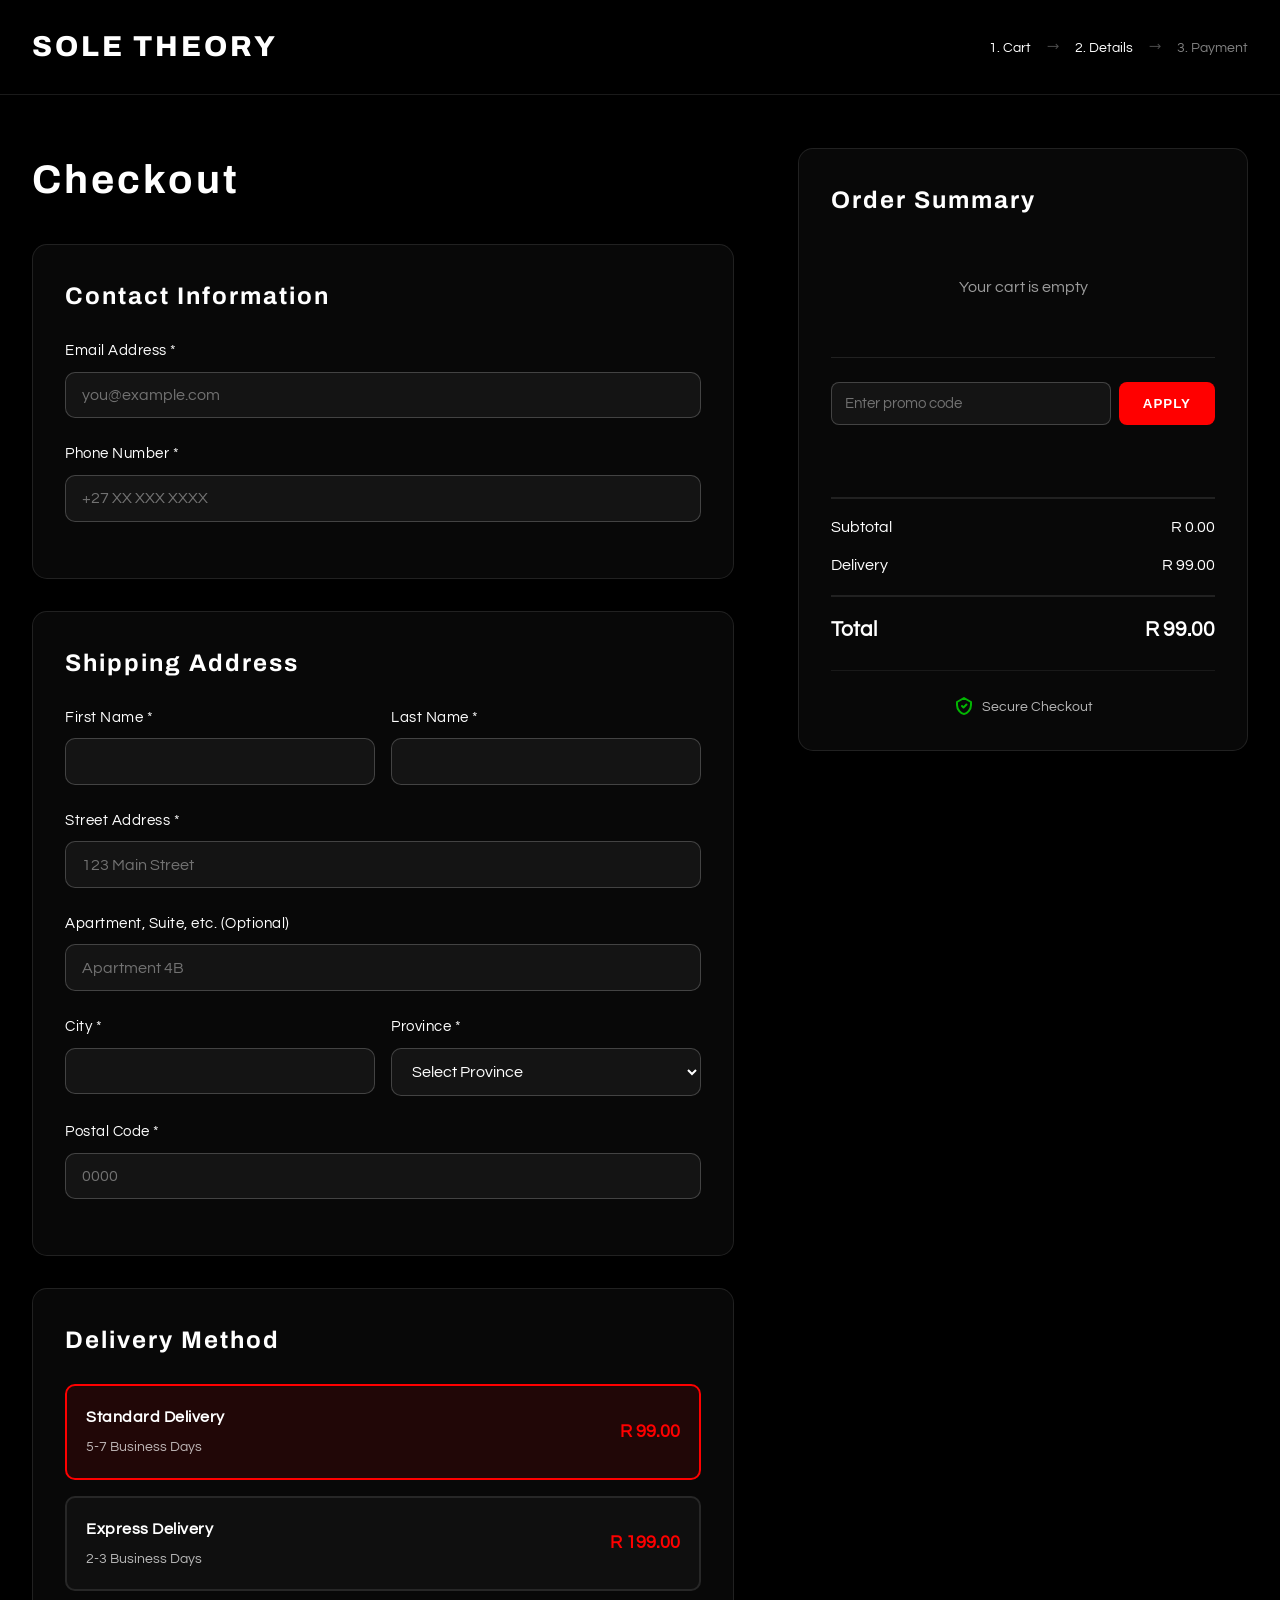
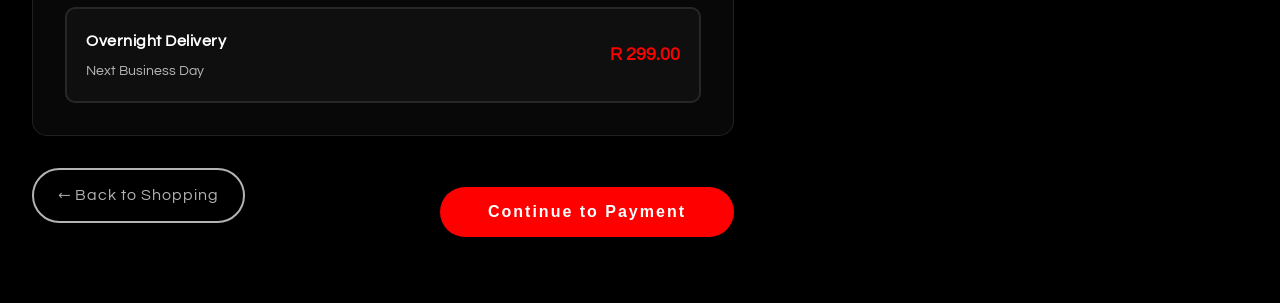
<file: checkout.html>
<!doctype html>
<html lang="en">
  <head>
    <meta charset="UTF-8" />
    <link rel="icon" type="image/svg+xml" href="/vite.svg" />
    <meta name="viewport" content="width=device-width, initial-scale=1.0" />
    <title>Checkout - Sole Theory</title>
    <link rel="preconnect" href="https://fonts.googleapis.com">
    <link rel="preconnect" href="https://fonts.gstatic.com" crossorigin>
    <link href="https://fonts.googleapis.com/css2?family=Archivo:wght@400;500;600;700;800&family=Questrial&display=swap" rel="stylesheet">
    <link rel="stylesheet" href="/style.css">
    <link rel="stylesheet" href="/checkout.css">
  </head>
  <body>
    <nav class="navbar">
      <div class="nav-container">
        <div class="nav-logo">
          <a href="/">SOLE THEORY</a>
        </div>
        <div class="checkout-steps">
          <span class="step active">1. Cart</span>
          <span class="step-arrow">→</span>
          <span class="step active">2. Details</span>
          <span class="step-arrow">→</span>
          <span class="step">3. Payment</span>
        </div>
      </div>
    </nav>

    <main class="checkout-main">
      <div class="checkout-container">
        <div class="checkout-left">
          <h1>Checkout</h1>
          
          <section class="checkout-section">
            <h2>Contact Information</h2>
            <form id="checkoutForm">
              <div class="form-group">
                <label for="email">Email Address *</label>
                <input type="email" id="email" name="email" required placeholder="you@example.com">
              </div>

              <div class="form-group">
                <label for="phone">Phone Number *</label>
                <input type="tel" id="phone" name="phone" required placeholder="+27 XX XXX XXXX">
              </div>
            </form>
          </section>

          <section class="checkout-section">
            <h2>Shipping Address</h2>
            <form>
              <div class="form-row">
                <div class="form-group">
                  <label for="firstName">First Name *</label>
                  <input type="text" id="firstName" name="firstName" required>
                </div>
                <div class="form-group">
                  <label for="lastName">Last Name *</label>
                  <input type="text" id="lastName" name="lastName" required>
                </div>
              </div>

              <div class="form-group">
                <label for="address">Street Address *</label>
                <input type="text" id="address" name="address" required placeholder="123 Main Street">
              </div>

              <div class="form-group">
                <label for="apartment">Apartment, Suite, etc. (Optional)</label>
                <input type="text" id="apartment" name="apartment" placeholder="Apartment 4B">
              </div>

              <div class="form-row">
                <div class="form-group">
                  <label for="city">City *</label>
                  <input type="text" id="city" name="city" required>
                </div>
                <div class="form-group">
                  <label for="province">Province *</label>
                  <select id="province" name="province" required>
                    <option value="">Select Province</option>
                    <option value="EC">Eastern Cape</option>
                    <option value="FS">Free State</option>
                    <option value="GP">Gauteng</option>
                    <option value="KZN">KwaZulu-Natal</option>
                    <option value="LP">Limpopo</option>
                    <option value="MP">Mpumalanga</option>
                    <option value="NC">Northern Cape</option>
                    <option value="NW">North West</option>
                    <option value="WC">Western Cape</option>
                  </select>
                </div>
              </div>

              <div class="form-group">
                <label for="postalCode">Postal Code *</label>
                <input type="text" id="postalCode" name="postalCode" required placeholder="0000">
              </div>
            </form>
          </section>

          <section class="checkout-section">
            <h2>Delivery Method</h2>
            <div class="delivery-options">
              <label class="delivery-option">
                <input type="radio" name="delivery" value="standard" checked>
                <div class="delivery-content">
                  <div class="delivery-info">
                    <strong>Standard Delivery</strong>
                    <span>5-7 Business Days</span>
                  </div>
                  <span class="delivery-price">R 99.00</span>
                </div>
              </label>
              
              <label class="delivery-option">
                <input type="radio" name="delivery" value="express">
                <div class="delivery-content">
                  <div class="delivery-info">
                    <strong>Express Delivery</strong>
                    <span>2-3 Business Days</span>
                  </div>
                  <span class="delivery-price">R 199.00</span>
                </div>
              </label>

              <label class="delivery-option">
                <input type="radio" name="delivery" value="overnight">
                <div class="delivery-content">
                  <div class="delivery-info">
                    <strong>Overnight Delivery</strong>
                    <span>Next Business Day</span>
                  </div>
                  <span class="delivery-price">R 299.00</span>
                </div>
              </label>
            </div>
          </section>

          <div class="checkout-actions">
            <a href="/" class="back-btn">← Back to Shopping</a>
            <button class="continue-btn" id="continueToPayment">Continue to Payment</button>
          </div>
        </div>

        <div class="checkout-right">
          <div class="order-summary">
            <h2>Order Summary</h2>
            <div class="summary-items" id="summaryItems">
              <p class="empty-summary">Your cart is empty</p>
            </div>
            
            <div class="promo-code-section">
              <div class="promo-input-group">
                <input type="text" id="promoCodeInput" placeholder="Enter promo code" class="promo-input">
                <button id="applyPromoBtn" class="apply-promo-btn">APPLY</button>
              </div>
              <div id="promoMessage" class="promo-message"></div>
            </div>

            <div class="summary-totals">
              <div class="summary-row">
                <span>Subtotal</span>
                <span id="summarySubtotal">R 0.00</span>
              </div>
              <div class="summary-row">
                <span>Delivery</span>
                <span id="summaryDelivery">R 99.00</span>
              </div>
              <div class="summary-row discount-row" id="discountRow" style="display: none;">
                <span>Discount <span id="discountLabel"></span></span>
                <span id="summaryDiscount" class="discount-amount">-R 0.00</span>
              </div>
              <div class="summary-row total">
                <strong>Total</strong>
                <strong id="summaryTotal">R 99.00</strong>
              </div>
            </div>

            <div class="secure-checkout">
              <svg width="20" height="20" viewBox="0 0 20 20" fill="none">
                <path d="M10 2L3 6V9C3 13.55 6.84 17.74 10 18C13.16 17.74 17 13.55 17 9V6L10 2Z" stroke="currentColor" stroke-width="2" stroke-linecap="round" stroke-linejoin="round"/>
                <path d="M8 10L9.5 11.5L12.5 8.5" stroke="currentColor" stroke-width="2" stroke-linecap="round" stroke-linejoin="round"/>
              </svg>
              <span>Secure Checkout</span>
            </div>
          </div>
        </div>
      </div>
    </main>

    <script type="module" src="/checkout.js"></script>
  </body>
</html>
</file>
<file: style.css>
* {
  margin: 0;
  padding: 0;
  box-sizing: border-box;
}

:root {
  --primary-color: #000;
  --secondary-color: #ff0000;
  --text-light: #fff;
  --text-dark: #1a1a1a;
  --bg-dark: #0a0a0a;
  --bg-light: #f5f5f5;
  --accent: #ff3333;
  --transition: all 0.3s cubic-bezier(0.4, 0, 0.2, 1);
}

body {
  font-family: 'Questrial', sans-serif;
  background: var(--primary-color);
  color: var(--text-light);
  overflow-x: hidden;
  line-height: 1.6;
}

h1, h2, h3, h4, h5, h6 {
  font-family: 'Archivo', sans-serif;
  font-weight: 700;
  letter-spacing: 2px;
}

.navbar {
  position: fixed;
  top: 0;
  left: 0;
  width: 100%;
  background: rgba(0, 0, 0, 0.95);
  backdrop-filter: blur(10px);
  z-index: 1000;
  padding: 1.5rem 0;
  border-bottom: 1px solid rgba(255, 255, 255, 0.1);
  transition: var(--transition);
}

.navbar.scrolled {
  padding: 1rem 0;
  box-shadow: 0 4px 20px rgba(0, 0, 0, 0.5);
}

.nav-container {
  max-width: 1400px;
  margin: 0 auto;
  padding: 0 2rem;
  display: flex;
  justify-content: space-between;
  align-items: center;
}

.nav-logo a {
  font-family: 'Archivo', sans-serif;
  font-size: 1.8rem;
  font-weight: 800;
  color: var(--text-light);
  text-decoration: none;
  letter-spacing: 3px;
  transition: var(--transition);
}

.nav-logo a:hover {
  color: var(--secondary-color);
  text-shadow: 0 0 20px rgba(255, 0, 0, 0.5);
}

.nav-menu {
  display: flex;
  list-style: none;
  gap: 2.5rem;
}

.nav-link {
  color: var(--text-light);
  text-decoration: none;
  font-weight: 500;
  letter-spacing: 1px;
  font-size: 0.9rem;
  transition: var(--transition);
  position: relative;
}

.nav-link::after {
  content: '';
  position: absolute;
  bottom: -5px;
  left: 0;
  width: 0;
  height: 2px;
  background: var(--secondary-color);
  transition: width 0.3s ease;
}

.nav-link:hover::after {
  width: 100%;
}

.nav-link:hover {
  color: var(--secondary-color);
}

.nav-actions {
  display: flex;
  gap: 1rem;
  align-items: center;
}

.search-container {
  position: relative;
  display: flex;
  align-items: center;
  gap: 0.5rem;
}

.search-input {
  padding: 0.5rem 1rem;
  background: rgba(255, 255, 255, 0.1);
  border: 2px solid rgba(255, 255, 255, 0.2);
  border-radius: 50px;
  color: var(--text-light);
  font-size: 0.9rem;
  width: 200px;
  transition: var(--transition);
}

.search-input:focus {
  outline: none;
  border-color: var(--secondary-color);
  background: rgba(255, 255, 255, 0.15);
  width: 250px;
}

.search-input::placeholder {
  color: rgba(255, 255, 255, 0.5);
}

.search-btn {
  background: transparent;
  border: 2px solid var(--text-light);
  color: var(--text-light);
  padding: 0.5rem 0.8rem;
  border-radius: 50%;
  cursor: pointer;
  font-size: 1rem;
  transition: var(--transition);
  display: flex;
  align-items: center;
  justify-content: center;
}

.search-btn:hover {
  background: var(--secondary-color);
  border-color: var(--secondary-color);
  transform: scale(1.1);
}

.cart-btn {
  background: transparent;
  border: 2px solid var(--text-light);
  color: var(--text-light);
  padding: 0.5rem 1rem;
  border-radius: 50px;
  cursor: pointer;
  font-weight: 600;
  transition: var(--transition);
  display: flex;
  align-items: center;
  gap: 0.5rem;
  position: relative;
}

.cart-btn:hover {
  background: var(--secondary-color);
  border-color: var(--secondary-color);
  transform: translateY(-2px);
}

.cart-count {
  background: var(--secondary-color);
  color: white;
  border-radius: 50%;
  width: 20px;
  height: 20px;
  display: flex;
  align-items: center;
  justify-content: center;
  font-size: 0.75rem;
}

.mobile-menu-btn {
  display: none;
  flex-direction: column;
  gap: 5px;
  background: transparent;
  border: none;
  cursor: pointer;
  padding: 0.5rem;
}

.mobile-menu-btn span {
  width: 25px;
  height: 3px;
  background: var(--text-light);
  border-radius: 3px;
  transition: var(--transition);
}

.hero-section {
  height: 100vh;
  display: flex;
  align-items: center;
  justify-content: center;
  position: relative;
  overflow: hidden;
}

.hero-bg {
  position: absolute;
  top: 0;
  left: 0;
  width: 100%;
  height: 100%;
  background:
    radial-gradient(circle at 20% 50%, rgba(255, 0, 0, 0.15) 0%, transparent 50%),
    radial-gradient(circle at 80% 50%, rgba(255, 51, 51, 0.1) 0%, transparent 50%),
    linear-gradient(135deg, #000 0%, #1a1a1a 100%);
  animation: pulse 8s ease-in-out infinite;
}

@keyframes pulse {
  0%, 100% { opacity: 1; }
  50% { opacity: 0.8; }
}

.hero-content {
  position: relative;
  z-index: 10;
  text-align: center;
  animation: fadeInUp 1s ease-out;
}

@keyframes fadeInUp {
  from {
    opacity: 0;
    transform: translateY(30px);
  }
  to {
    opacity: 1;
    transform: translateY(0);
  }
}

.hero-title {
  font-size: 6rem;
  font-weight: 800;
  letter-spacing: 10px;
  margin-bottom: 1rem;
  background: linear-gradient(135deg, #fff 0%, #ff0000 100%);
  -webkit-background-clip: text;
  -webkit-text-fill-color: transparent;
  background-clip: text;
  animation: glow 3s ease-in-out infinite;
}

@keyframes glow {
  0%, 100% {
    filter: drop-shadow(0 0 20px rgba(255, 0, 0, 0.5));
  }
  50% {
    filter: drop-shadow(0 0 40px rgba(255, 0, 0, 0.8));
  }
}

.hero-subtitle {
  font-size: 1.5rem;
  letter-spacing: 3px;
  margin-bottom: 2rem;
  opacity: 0.9;
}

.cta-btn {
  background: var(--secondary-color);
  color: var(--text-light);
  border: none;
  padding: 1rem 3rem;
  font-size: 1rem;
  font-weight: 700;
  letter-spacing: 2px;
  cursor: pointer;
  border-radius: 50px;
  transition: var(--transition);
  position: relative;
  overflow: hidden;
}

.cta-btn::before {
  content: '';
  position: absolute;
  top: 50%;
  left: 50%;
  width: 0;
  height: 0;
  border-radius: 50%;
  background: rgba(255, 255, 255, 0.3);
  transform: translate(-50%, -50%);
  transition: width 0.6s, height 0.6s;
}

.cta-btn:hover::before {
  width: 300px;
  height: 300px;
}

.cta-btn:hover {
  transform: translateY(-3px);
  box-shadow: 0 10px 30px rgba(255, 0, 0, 0.5);
}

.featured-banner {
  background: linear-gradient(90deg, var(--secondary-color) 0%, #ff6666 100%);
  padding: 1.5rem 0;
  text-align: center;
  animation: slideIn 0.8s ease-out;
}

@keyframes slideIn {
  from {
    transform: translateX(-100%);
  }
  to {
    transform: translateX(0);
  }
}

.banner-tag {
  background: var(--primary-color);
  color: var(--text-light);
  padding: 0.5rem 1.5rem;
  border-radius: 50px;
  font-weight: 700;
  letter-spacing: 2px;
  margin-right: 1rem;
}

.banner-text {
  display: inline;
  font-size: 1.2rem;
  font-weight: 600;
  letter-spacing: 1px;
}

.sneakers-section,
.clothing-section,
.about-section,
.support-section {
  padding: 5rem 2rem;
  max-width: 1400px;
  margin: 0 auto;
}

.section-header {
  text-align: center;
  margin-bottom: 4rem;
  animation: fadeInUp 0.8s ease-out;
}

.section-header h2 {
  font-size: 3rem;
  margin-bottom: 1rem;
  letter-spacing: 4px;
}

.section-header p {
  font-size: 1.2rem;
  opacity: 0.8;
  letter-spacing: 1px;
}

.products-grid {
  display: grid;
  grid-template-columns: repeat(auto-fit, minmax(300px, 1fr));
  gap: 2rem;
}

.product-card {
  background: rgba(255, 255, 255, 0.03);
  border-radius: 20px;
  overflow: hidden;
  transition: var(--transition);
  cursor: pointer;
  border: 1px solid rgba(255, 255, 255, 0.1);
  animation: fadeIn 0.6s ease-out;
}

@keyframes fadeIn {
  from {
    opacity: 0;
    transform: scale(0.95);
  }
  to {
    opacity: 1;
    transform: scale(1);
  }
}

.product-card:hover {
  transform: translateY(-10px);
  box-shadow: 0 20px 40px rgba(255, 0, 0, 0.3);
  border-color: var(--secondary-color);
}

.product-image {
  width: 100%;
  height: 300px;
  background: linear-gradient(135deg, #1a1a1a 0%, #2a2a2a 100%);
  display: flex;
  align-items: center;
  justify-content: center;
  overflow: hidden;
  position: relative;
}

.product-image::after {
  content: '';
  position: absolute;
  top: 0;
  left: 0;
  width: 100%;
  height: 100%;
  background: linear-gradient(135deg, transparent 0%, rgba(255, 0, 0, 0.1) 100%);
  opacity: 0;
  transition: opacity 0.3s ease;
}

.product-card:hover .product-image::after {
  opacity: 1;
}

.product-image img {
  width: 100%;
  height: 100%;
  object-fit: cover;
  transition: transform 0.5s ease;
}

.product-card:hover .product-image img {
  transform: scale(1.1);
}

.product-info {
  padding: 1.5rem;
}

.product-name {
  font-size: 1.3rem;
  font-weight: 700;
  margin-bottom: 0.5rem;
  letter-spacing: 1px;
}

.product-price {
  font-size: 1.5rem;
  font-weight: 600;
  color: var(--secondary-color);
  margin: 1rem 0;
}

.add-to-cart {
  width: 100%;
  background: transparent;
  border: 2px solid var(--text-light);
  color: var(--text-light);
  padding: 0.8rem;
  font-weight: 600;
  letter-spacing: 1px;
  cursor: pointer;
  border-radius: 50px;
  transition: var(--transition);
}

.add-to-cart:hover {
  background: var(--secondary-color);
  border-color: var(--secondary-color);
  transform: scale(1.05);
}

.clothing-grid {
  display: grid;
  grid-template-columns: repeat(auto-fit, minmax(280px, 1fr));
  gap: 2rem;
}

.clothing-item {
  text-align: center;
  animation: fadeInUp 0.8s ease-out;
}

.clothing-img {
  height: 350px;
  border-radius: 15px;
  display: flex;
  align-items: center;
  justify-content: center;
  margin-bottom: 1rem;
  transition: var(--transition);
  position: relative;
  overflow: hidden;
}

.clothing-label {
  font-size: 2rem;
  font-weight: 800;
  letter-spacing: 3px;
  color: rgba(255, 255, 255, 0.9);
}

.clothing-item:hover .clothing-img {
  transform: scale(1.05);
  box-shadow: 0 15px 40px rgba(255, 0, 0, 0.3);
}

.clothing-item h3 {
  font-size: 1.3rem;
  margin-bottom: 0.5rem;
}

.clothing-item p {
  font-size: 1.2rem;
  color: var(--secondary-color);
  font-weight: 600;
}

.about-section {
  background: linear-gradient(135deg, #0a0a0a 0%, #1a1a1a 100%);
}

.about-content {
  max-width: 900px;
  margin: 0 auto;
  text-align: center;
  animation: fadeInUp 0.8s ease-out;
}

.about-content h2 {
  font-size: 3rem;
  margin-bottom: 2rem;
}

.about-content p {
  font-size: 1.2rem;
  line-height: 1.8;
  margin-bottom: 1.5rem;
  opacity: 0.9;
}

.about-values {
  display: grid;
  grid-template-columns: repeat(auto-fit, minmax(200px, 1fr));
  gap: 2rem;
  margin-top: 3rem;
}

.value-item {
  padding: 2rem;
  background: rgba(255, 255, 255, 0.03);
  border-radius: 15px;
  border: 1px solid rgba(255, 255, 255, 0.1);
  transition: var(--transition);
}

.value-item:hover {
  transform: translateY(-5px);
  background: rgba(255, 0, 0, 0.1);
  border-color: var(--secondary-color);
}

.value-item h3 {
  font-size: 1.5rem;
  margin-bottom: 0.5rem;
  color: var(--secondary-color);
}

.support-content {
  max-width: 700px;
  margin: 0 auto;
  text-align: center;
}

.support-content h2 {
  font-size: 3rem;
  margin-bottom: 1rem;
}

.contact-form {
  display: flex;
  flex-direction: column;
  gap: 1.5rem;
  margin: 3rem 0;
}

.contact-form input,
.contact-form textarea {
  padding: 1rem;
  background: rgba(255, 255, 255, 0.05);
  border: 1px solid rgba(255, 255, 255, 0.2);
  border-radius: 10px;
  color: var(--text-light);
  font-size: 1rem;
  font-family: 'Questrial', sans-serif;
  transition: var(--transition);
}

.contact-form input:focus,
.contact-form textarea:focus {
  outline: none;
  border-color: var(--secondary-color);
  background: rgba(255, 255, 255, 0.08);
}

.submit-btn {
  background: var(--secondary-color);
  color: var(--text-light);
  border: none;
  padding: 1rem;
  font-weight: 700;
  letter-spacing: 2px;
  cursor: pointer;
  border-radius: 50px;
  transition: var(--transition);
}

.submit-btn:hover {
  transform: translateY(-3px);
  box-shadow: 0 10px 30px rgba(255, 0, 0, 0.5);
}

.contact-info {
  margin-top: 2rem;
  padding: 2rem;
  background: rgba(255, 255, 255, 0.03);
  border-radius: 15px;
}

.newsletter-section {
  background: linear-gradient(135deg, var(--secondary-color) 0%, #ff6666 100%);
  padding: 4rem 2rem;
  text-align: center;
}

.newsletter-content h3 {
  font-size: 2.5rem;
  margin-bottom: 1rem;
}

.newsletter-form {
  display: flex;
  gap: 1rem;
  max-width: 600px;
  margin: 2rem auto 0;
  justify-content: center;
}

.newsletter-form input {
  flex: 1;
  padding: 1rem;
  border: none;
  border-radius: 50px;
  font-size: 1rem;
}

.newsletter-form button {
  background: var(--primary-color);
  color: var(--text-light);
  border: none;
  padding: 1rem 2rem;
  font-weight: 700;
  letter-spacing: 2px;
  cursor: pointer;
  border-radius: 50px;
  transition: var(--transition);
}

.newsletter-form button:hover {
  transform: scale(1.05);
  box-shadow: 0 10px 30px rgba(0, 0, 0, 0.5);
}

.footer {
  background: var(--bg-dark);
  padding: 3rem 2rem 1rem;
  border-top: 1px solid rgba(255, 255, 255, 0.1);
}

.footer-content {
  max-width: 1400px;
  margin: 0 auto;
  display: grid;
  grid-template-columns: repeat(auto-fit, minmax(250px, 1fr));
  gap: 2rem;
  margin-bottom: 2rem;
}

.footer-brand h3 {
  font-size: 1.8rem;
  margin-bottom: 0.5rem;
}

.footer-links,
.footer-social {
  display: flex;
  flex-direction: column;
  gap: 0.8rem;
}

.footer-links a,
.footer-social a {
  color: rgba(255, 255, 255, 0.7);
  text-decoration: none;
  transition: var(--transition);
}

.footer-links a:hover,
.footer-social a:hover {
  color: var(--secondary-color);
  padding-left: 5px;
}

.social-links {
  display: flex;
  gap: 1rem;
}

.footer-bottom {
  text-align: center;
  padding-top: 2rem;
  border-top: 1px solid rgba(255, 255, 255, 0.1);
  opacity: 0.7;
}

.cart-sidebar {
  position: fixed;
  top: 0;
  right: -450px;
  width: 450px;
  height: 100vh;
  background: var(--bg-dark);
  z-index: 2000;
  transition: right 0.4s cubic-bezier(0.4, 0, 0.2, 1);
  display: flex;
  flex-direction: column;
  box-shadow: -5px 0 20px rgba(0, 0, 0, 0.5);
}

.cart-sidebar.active {
  right: 0;
}

.cart-header {
  padding: 2rem;
  border-bottom: 1px solid rgba(255, 255, 255, 0.1);
  display: flex;
  justify-content: space-between;
  align-items: center;
}

.cart-close {
  background: transparent;
  border: none;
  color: var(--text-light);
  font-size: 2rem;
  cursor: pointer;
  transition: var(--transition);
}

.cart-close:hover {
  color: var(--secondary-color);
  transform: rotate(90deg);
}

.cart-items {
  flex: 1;
  overflow-y: auto;
  padding: 2rem;
}

.empty-cart {
  text-align: center;
  opacity: 0.6;
  padding: 3rem 0;
}

.cart-item {
  display: flex;
  gap: 1rem;
  padding: 1rem;
  background: rgba(255, 255, 255, 0.03);
  border-radius: 10px;
  margin-bottom: 1rem;
  animation: slideInRight 0.3s ease-out;
}

@keyframes slideInRight {
  from {
    opacity: 0;
    transform: translateX(20px);
  }
  to {
    opacity: 1;
    transform: translateX(0);
  }
}

.cart-item-image {
  width: 80px;
  height: 80px;
  background: rgba(255, 255, 255, 0.1);
  border-radius: 8px;
}

.cart-item-info {
  flex: 1;
}

.cart-item-name {
  font-weight: 600;
  margin-bottom: 0.5rem;
}

.cart-item-price {
  color: var(--secondary-color);
  font-weight: 600;
}

.cart-item-remove {
  background: transparent;
  border: 1px solid rgba(255, 255, 255, 0.2);
  color: var(--text-light);
  padding: 0.5rem 1rem;
  border-radius: 5px;
  cursor: pointer;
  transition: var(--transition);
}

.cart-item-remove:hover {
  background: var(--secondary-color);
  border-color: var(--secondary-color);
}

.cart-footer {
  padding: 2rem;
  border-top: 1px solid rgba(255, 255, 255, 0.1);
}

.cart-total {
  display: flex;
  justify-content: space-between;
  font-size: 1.5rem;
  font-weight: 700;
  margin-bottom: 1.5rem;
}

.checkout-btn {
  width: 100%;
  background: var(--secondary-color);
  color: var(--text-light);
  border: none;
  padding: 1rem;
  font-weight: 700;
  letter-spacing: 2px;
  cursor: pointer;
  border-radius: 50px;
  transition: var(--transition);
}

.checkout-btn:hover {
  transform: scale(1.05);
  box-shadow: 0 10px 30px rgba(255, 0, 0, 0.5);
}

.cart-overlay {
  position: fixed;
  top: 0;
  left: 0;
  width: 100%;
  height: 100%;
  background: rgba(0, 0, 0, 0.8);
  z-index: 1500;
  opacity: 0;
  visibility: hidden;
  transition: var(--transition);
}

.cart-overlay.active {
  opacity: 1;
  visibility: visible;
}

.search-results-overlay {
  position: fixed;
  top: 0;
  left: 0;
  width: 100%;
  height: 100%;
  background: rgba(0, 0, 0, 0.8);
  z-index: 2500;
  opacity: 0;
  visibility: hidden;
  transition: var(--transition);
}

.search-results-overlay.active {
  opacity: 1;
  visibility: visible;
}

.search-results-panel {
  position: fixed;
  top: 0;
  right: -500px;
  width: 500px;
  height: 100vh;
  background: var(--bg-dark);
  z-index: 3000;
  transition: right 0.4s cubic-bezier(0.4, 0, 0.2, 1);
  display: flex;
  flex-direction: column;
  box-shadow: -5px 0 20px rgba(0, 0, 0, 0.5);
}

.search-results-panel.active {
  right: 0;
}

.search-results-header {
  padding: 2rem;
  border-bottom: 1px solid rgba(255, 255, 255, 0.1);
  display: flex;
  justify-content: space-between;
  align-items: center;
}

.search-results-header h3 {
  font-size: 1.3rem;
  letter-spacing: 2px;
}

.search-close {
  background: transparent;
  border: none;
  color: var(--text-light);
  font-size: 2rem;
  cursor: pointer;
  transition: var(--transition);
}

.search-close:hover {
  color: var(--secondary-color);
  transform: rotate(90deg);
}

.search-results-content {
  flex: 1;
  overflow-y: auto;
  padding: 1.5rem;
}

.no-results {
  text-align: center;
  opacity: 0.6;
  padding: 3rem 0;
  font-size: 1.1rem;
}

.search-result-item {
  display: flex;
  gap: 1rem;
  padding: 1rem;
  background: rgba(255, 255, 255, 0.03);
  border-radius: 10px;
  margin-bottom: 1rem;
  cursor: pointer;
  transition: var(--transition);
  border: 1px solid rgba(255, 255, 255, 0.1);
}

.search-result-item:hover {
  background: rgba(255, 255, 255, 0.08);
  border-color: var(--secondary-color);
  transform: translateX(-5px);
}

.search-result-image {
  width: 80px;
  height: 80px;
  background: rgba(255, 255, 255, 0.1);
  border-radius: 8px;
  overflow: hidden;
  flex-shrink: 0;
}

.search-result-image img {
  width: 100%;
  height: 100%;
  object-fit: cover;
}

.search-result-info {
  flex: 1;
  display: flex;
  flex-direction: column;
  justify-content: center;
}

.search-result-info h4 {
  font-size: 1.1rem;
  margin-bottom: 0.5rem;
  letter-spacing: 1px;
}

.search-result-price {
  color: var(--secondary-color);
  font-weight: 700;
  font-size: 1.1rem;
}

@media (max-width: 768px) {
  .mobile-menu-btn {
    display: flex;
  }

  .nav-menu {
    position: fixed;
    top: 80px;
    left: -100%;
    width: 100%;
    flex-direction: column;
    background: rgba(0, 0, 0, 0.98);
    padding: 2rem;
    transition: left 0.3s ease;
  }

  .nav-menu.active {
    left: 0;
  }

  .hero-title {
    font-size: 3rem;
  }

  .hero-subtitle {
    font-size: 1rem;
  }

  .section-header h2 {
    font-size: 2rem;
  }

  .products-grid,
  .clothing-grid {
    grid-template-columns: 1fr;
  }

  .cart-sidebar {
    width: 100%;
    right: -100%;
  }

  .search-results-panel {
    width: 100%;
    right: -100%;
  }

  .search-container {
    display: none;
  }

  .mobile-menu-btn ~ .search-container {
    display: flex;
    width: 100%;
    margin-bottom: 1rem;
  }

  .nav-menu.active ~ .search-container {
    display: flex;
  }

  .newsletter-form {
    flex-direction: column;
  }

  .about-content h2,
  .support-content h2 {
    font-size: 2rem;
  }
}

.product-detail-page {
  min-height: 100vh;
  padding: 120px 2rem 4rem;
  background: var(--primary-color);
}

.back-btn {
  display: flex;
  align-items: center;
  gap: 0.5rem;
  background: transparent;
  border: 2px solid var(--text-light);
  color: var(--text-light);
  padding: 0.8rem 1.5rem;
  font-weight: 600;
  letter-spacing: 1px;
  cursor: pointer;
  border-radius: 50px;
  transition: var(--transition);
  margin-bottom: 2rem;
}

.back-btn:hover {
  background: var(--secondary-color);
  border-color: var(--secondary-color);
  transform: translateX(-5px);
}

.product-detail-container {
  max-width: 1200px;
  margin: 0 auto;
  display: grid;
  grid-template-columns: 1fr 1fr;
  gap: 4rem;
  align-items: start;
}

.product-detail-image {
  background: rgba(255, 255, 255, 0.03);
  border-radius: 20px;
  padding: 2rem;
  border: 1px solid rgba(255, 255, 255, 0.1);
}

.product-detail-image img {
  width: 100%;
  height: auto;
  border-radius: 15px;
  transition: var(--transition);
}

.product-detail-info {
  padding: 2rem 0;
}

.product-detail-info h1 {
  font-size: 2.5rem;
  margin-bottom: 1rem;
  letter-spacing: 2px;
}

.product-detail-price {
  font-size: 2rem;
  color: var(--secondary-color);
  font-weight: 700;
  margin-bottom: 2rem;
}

.color-selector,
.size-selector {
  margin-bottom: 2.5rem;
}

.color-selector h3,
.size-selector h3 {
  font-size: 1.2rem;
  margin-bottom: 1rem;
  letter-spacing: 1px;
}

.color-options {
  display: flex;
  gap: 1rem;
  margin-bottom: 0.5rem;
}

.color-btn {
  width: 50px;
  height: 50px;
  border-radius: 50%;
  border: 3px solid transparent;
  cursor: pointer;
  transition: var(--transition);
  position: relative;
}

.color-btn:hover {
  transform: scale(1.1);
}

.color-btn.active {
  border-color: var(--secondary-color);
  box-shadow: 0 0 20px rgba(255, 0, 0, 0.5);
}

.selected-color {
  font-size: 1rem;
  opacity: 0.8;
  font-weight: 600;
  margin-top: 0.5rem;
}

.size-options {
  display: grid;
  grid-template-columns: repeat(4, 1fr);
  gap: 1rem;
}

.size-btn {
  background: rgba(255, 255, 255, 0.05);
  border: 2px solid rgba(255, 255, 255, 0.2);
  color: var(--text-light);
  padding: 1rem;
  font-weight: 600;
  letter-spacing: 1px;
  cursor: pointer;
  border-radius: 10px;
  transition: var(--transition);
}

.size-btn:hover {
  background: rgba(255, 255, 255, 0.1);
  border-color: var(--text-light);
}

.size-btn.active {
  background: var(--secondary-color);
  border-color: var(--secondary-color);
  transform: scale(1.05);
}

.checkout-detail-btn {
  width: 100%;
  background: var(--secondary-color);
  border: none;
  color: var(--text-light);
  padding: 1.2rem;
  font-size: 1.1rem;
  font-weight: 700;
  letter-spacing: 2px;
  cursor: pointer;
  border-radius: 50px;
  transition: var(--transition);
  margin-top: 1rem;
}

.checkout-detail-btn:hover {
  transform: translateY(-3px);
  box-shadow: 0 15px 40px rgba(255, 0, 0, 0.5);
}

.clothing-category-page {
  min-height: 100vh;
  padding: 120px 2rem 4rem;
  background: var(--primary-color);
}

.placeholder-card {
  opacity: 0.7;
}

.placeholder-image {
  background: linear-gradient(135deg, #1a1a1a 0%, #333 50%, #1a1a1a 100%);
  background-size: 200% 200%;
  animation: shimmer 2s infinite;
}

@keyframes shimmer {
  0% { background-position: 0% 50%; }
  50% { background-position: 100% 50%; }
  100% { background-position: 0% 50%; }
}

.placeholder-text {
  font-size: 1.5rem;
  font-weight: 700;
  opacity: 0.3;
  letter-spacing: 2px;
}

.add-to-cart:disabled {
  opacity: 0.5;
  cursor: not-allowed;
  background: rgba(255, 255, 255, 0.1);
}

@media (max-width: 768px) {
  .product-detail-container {
    grid-template-columns: 1fr;
    gap: 2rem;
  }

  .product-detail-info h1 {
    font-size: 2rem;
  }

  .size-options {
    grid-template-columns: repeat(3, 1fr);
  }

  .color-options {
    flex-wrap: wrap;
  }
}

@media (max-width: 480px) {
  .hero-title {
    font-size: 2rem;
    letter-spacing: 5px;
  }

  .cta-btn {
    padding: 0.8rem 2rem;
    font-size: 0.9rem;
  }

  .nav-logo a {
    font-size: 1.3rem;
  }

  .product-detail-page,
  .clothing-category-page {
    padding: 100px 1rem 2rem;
  }

  .size-options {
    grid-template-columns: repeat(2, 1fr);
  }

  .product-detail-info h1 {
    font-size: 1.5rem;
  }
}
</file>
<file: checkout.css>
.checkout-main {
  min-height: 100vh;
  padding-top: 100px;
  background: var(--primary-color);
}

.checkout-steps {
  display: flex;
  align-items: center;
  gap: 1rem;
}

.step {
  color: rgba(255, 255, 255, 0.5);
  font-weight: 500;
  font-size: 0.9rem;
  transition: var(--transition);
}

.step.active {
  color: var(--text-light);
}

.step-arrow {
  color: rgba(255, 255, 255, 0.3);
}

.checkout-container {
  max-width: 1400px;
  margin: 0 auto;
  padding: 3rem 2rem;
  display: grid;
  grid-template-columns: 1fr 450px;
  gap: 4rem;
}

.checkout-left h1 {
  font-size: 2.5rem;
  margin-bottom: 2rem;
  letter-spacing: 3px;
}

.checkout-section {
  background: rgba(255, 255, 255, 0.03);
  border: 1px solid rgba(255, 255, 255, 0.1);
  border-radius: 15px;
  padding: 2rem;
  margin-bottom: 2rem;
}

.checkout-section h2 {
  font-size: 1.5rem;
  margin-bottom: 1.5rem;
  letter-spacing: 2px;
}

.form-group {
  margin-bottom: 1.5rem;
}

.form-group label {
  display: block;
  margin-bottom: 0.5rem;
  font-weight: 500;
  font-size: 0.95rem;
  letter-spacing: 0.5px;
}

.form-group input,
.form-group select {
  width: 100%;
  padding: 0.9rem 1rem;
  background: rgba(255, 255, 255, 0.05);
  border: 1px solid rgba(255, 255, 255, 0.2);
  border-radius: 10px;
  color: var(--text-light);
  font-size: 1rem;
  font-family: 'Questrial', sans-serif;
  transition: var(--transition);
}

.form-group input:focus,
.form-group select:focus {
  outline: none;
  border-color: var(--secondary-color);
  background: rgba(255, 255, 255, 0.08);
}

.form-group input::placeholder {
  color: rgba(255, 255, 255, 0.4);
}

.form-row {
  display: grid;
  grid-template-columns: 1fr 1fr;
  gap: 1rem;
}

.delivery-options {
  display: flex;
  flex-direction: column;
  gap: 1rem;
}

.delivery-option {
  display: block;
  cursor: pointer;
}

.delivery-option input[type="radio"] {
  display: none;
}

.delivery-content {
  display: flex;
  justify-content: space-between;
  align-items: center;
  padding: 1.2rem;
  background: rgba(255, 255, 255, 0.03);
  border: 2px solid rgba(255, 255, 255, 0.1);
  border-radius: 10px;
  transition: var(--transition);
}

.delivery-option input[type="radio"]:checked + .delivery-content {
  border-color: var(--secondary-color);
  background: rgba(255, 0, 0, 0.1);
}

.delivery-info {
  display: flex;
  flex-direction: column;
  gap: 0.3rem;
}

.delivery-info strong {
  font-size: 1rem;
  letter-spacing: 0.5px;
}

.delivery-info span {
  font-size: 0.9rem;
  opacity: 0.7;
}

.delivery-price {
  font-weight: 600;
  font-size: 1.1rem;
  color: var(--secondary-color);
}

.checkout-actions {
  display: flex;
  justify-content: space-between;
  align-items: center;
  margin-top: 2rem;
}

.back-btn {
  color: var(--text-light);
  text-decoration: none;
  font-weight: 500;
  transition: var(--transition);
  opacity: 0.7;
}

.back-btn:hover {
  opacity: 1;
  color: var(--secondary-color);
}

.continue-btn {
  background: var(--secondary-color);
  color: var(--text-light);
  border: none;
  padding: 1rem 3rem;
  font-size: 1rem;
  font-weight: 700;
  letter-spacing: 2px;
  cursor: pointer;
  border-radius: 50px;
  transition: var(--transition);
}

.continue-btn:hover {
  transform: translateY(-3px);
  box-shadow: 0 10px 30px rgba(255, 0, 0, 0.5);
}

.order-summary {
  position: sticky;
  top: 120px;
  background: rgba(255, 255, 255, 0.03);
  border: 1px solid rgba(255, 255, 255, 0.1);
  border-radius: 15px;
  padding: 2rem;
}

.order-summary h2 {
  font-size: 1.5rem;
  margin-bottom: 1.5rem;
  letter-spacing: 2px;
}

.summary-items {
  max-height: 300px;
  overflow-y: auto;
  margin-bottom: 1.5rem;
}

.promo-code-section {
  padding: 1.5rem 0;
  border-top: 1px solid rgba(255, 255, 255, 0.1);
  margin-bottom: 1rem;
}

.promo-input-group {
  display: flex;
  gap: 0.5rem;
  margin-bottom: 0.5rem;
}

.promo-input {
  flex: 1;
  padding: 0.8rem;
  background: rgba(255, 255, 255, 0.05);
  border: 1px solid rgba(255, 255, 255, 0.2);
  border-radius: 8px;
  color: var(--text-light);
  font-size: 0.95rem;
  font-family: 'Questrial', sans-serif;
  text-transform: uppercase;
  transition: var(--transition);
}

.promo-input:focus {
  outline: none;
  border-color: var(--secondary-color);
  background: rgba(255, 255, 255, 0.08);
}

.promo-input::placeholder {
  color: rgba(255, 255, 255, 0.4);
  text-transform: none;
}

.apply-promo-btn {
  background: var(--secondary-color);
  color: var(--text-light);
  border: none;
  padding: 0.8rem 1.5rem;
  font-weight: 700;
  letter-spacing: 1px;
  cursor: pointer;
  border-radius: 8px;
  transition: var(--transition);
  white-space: nowrap;
}

.apply-promo-btn:hover {
  transform: translateY(-2px);
  box-shadow: 0 5px 15px rgba(255, 0, 0, 0.4);
}

.apply-promo-btn:disabled {
  opacity: 0.5;
  cursor: not-allowed;
  transform: none;
}

.promo-message {
  font-size: 0.9rem;
  padding: 0.5rem 0;
  min-height: 1.5rem;
}

.promo-message.success {
  color: #00ff00;
}

.promo-message.error {
  color: #ff6666;
}

.discount-row {
  color: #00ff00;
}

.discount-amount {
  color: #00ff00;
  font-weight: 600;
}

.empty-summary {
  text-align: center;
  opacity: 0.6;
  padding: 2rem 0;
}

.summary-item {
  display: flex;
  gap: 1rem;
  padding: 1rem 0;
  border-bottom: 1px solid rgba(255, 255, 255, 0.1);
}

.summary-item-image {
  width: 60px;
  height: 60px;
  background: rgba(255, 255, 255, 0.1);
  border-radius: 8px;
}

.summary-item-info {
  flex: 1;
}

.summary-item-name {
  font-weight: 600;
  margin-bottom: 0.3rem;
  font-size: 0.95rem;
}

.summary-item-details {
  font-size: 0.85rem;
  opacity: 0.7;
}

.summary-item-price {
  font-weight: 600;
  color: var(--secondary-color);
}

.summary-totals {
  padding-top: 1rem;
  border-top: 2px solid rgba(255, 255, 255, 0.1);
}

.summary-row {
  display: flex;
  justify-content: space-between;
  margin-bottom: 0.8rem;
  font-size: 1rem;
}

.summary-row.total {
  margin-top: 1rem;
  padding-top: 1rem;
  border-top: 2px solid rgba(255, 255, 255, 0.1);
  font-size: 1.3rem;
}

.secure-checkout {
  display: flex;
  align-items: center;
  justify-content: center;
  gap: 0.5rem;
  margin-top: 1.5rem;
  padding-top: 1.5rem;
  border-top: 1px solid rgba(255, 255, 255, 0.1);
  opacity: 0.7;
  font-size: 0.9rem;
}

.secure-checkout svg {
  color: #00ff00;
}

@media (max-width: 1024px) {
  .checkout-container {
    grid-template-columns: 1fr;
    gap: 2rem;
  }

  .order-summary {
    position: relative;
    top: 0;
  }

  .checkout-steps {
    display: none;
  }
}

@media (max-width: 768px) {
  .checkout-main {
    padding-top: 80px;
  }

  .checkout-left h1 {
    font-size: 2rem;
  }

  .form-row {
    grid-template-columns: 1fr;
  }

  .checkout-actions {
    flex-direction: column;
    gap: 1rem;
  }

  .back-btn,
  .continue-btn {
    width: 100%;
    text-align: center;
  }
}
</file>
